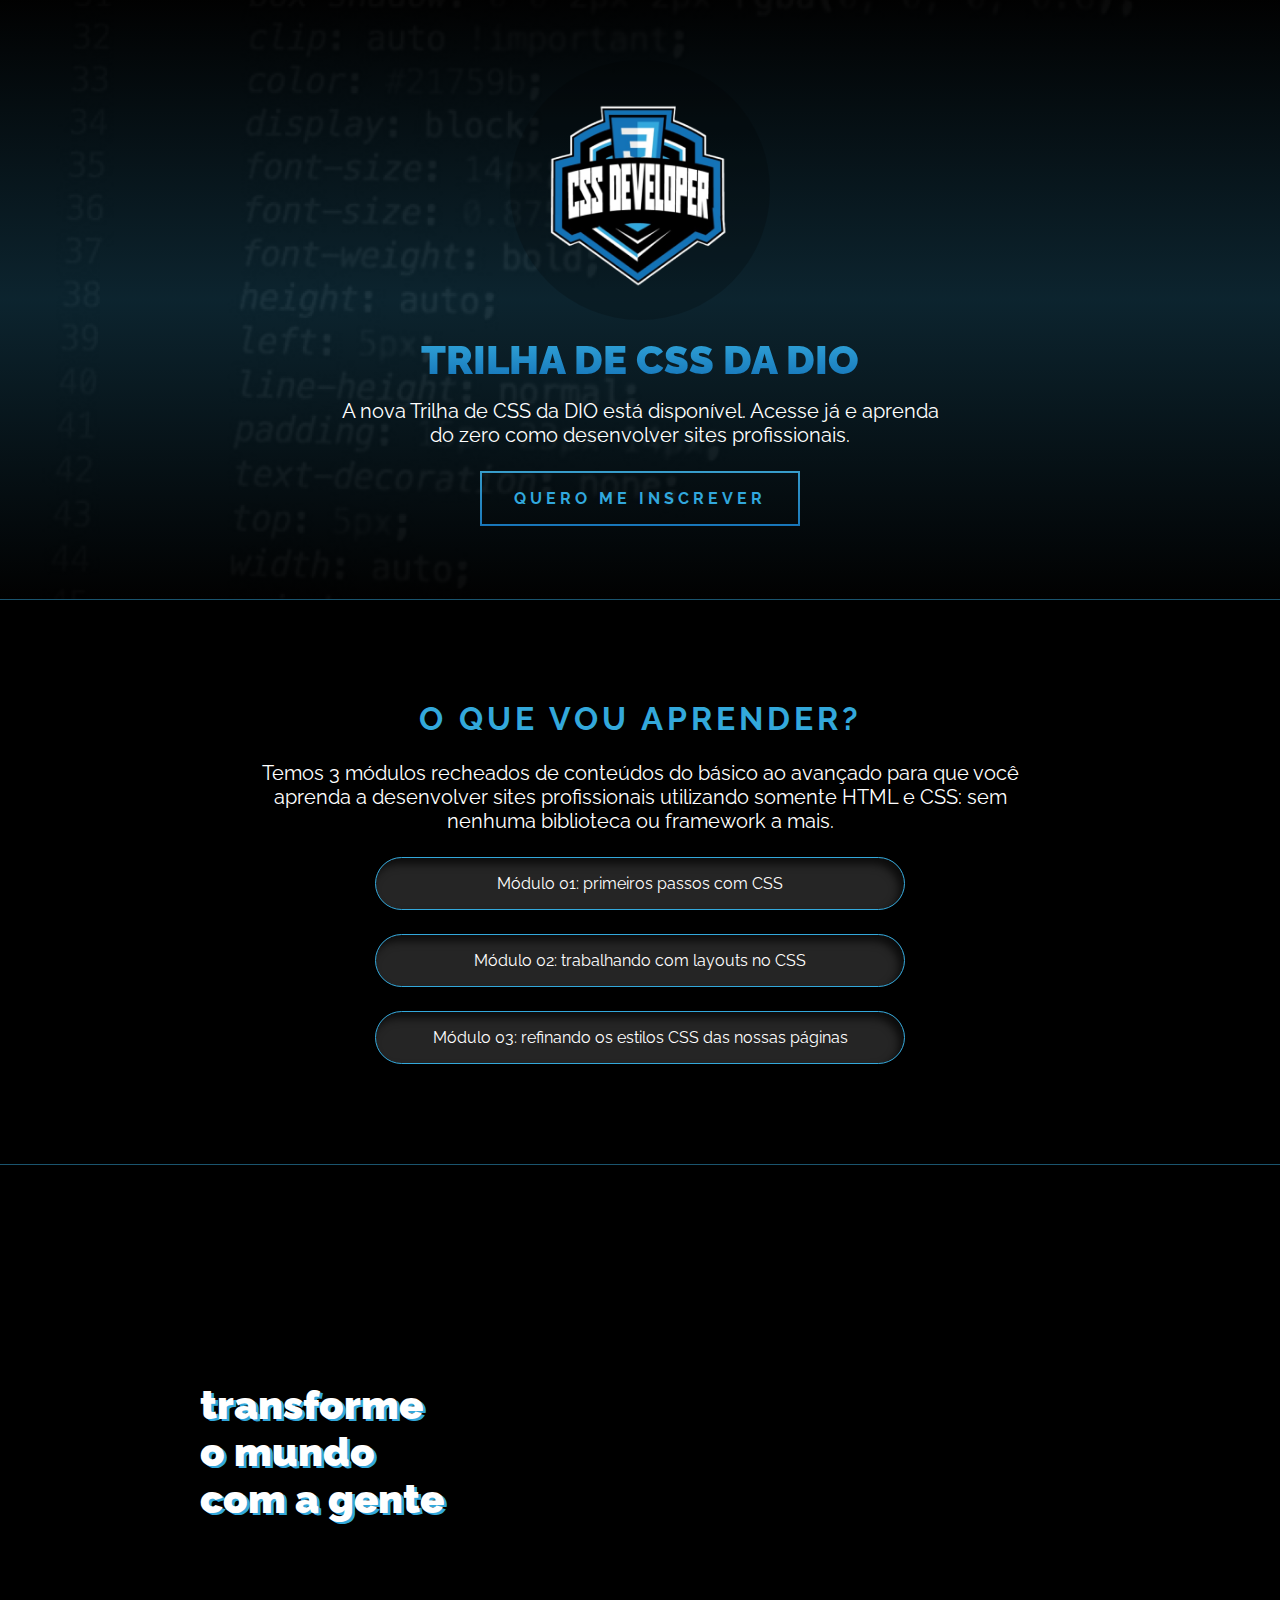
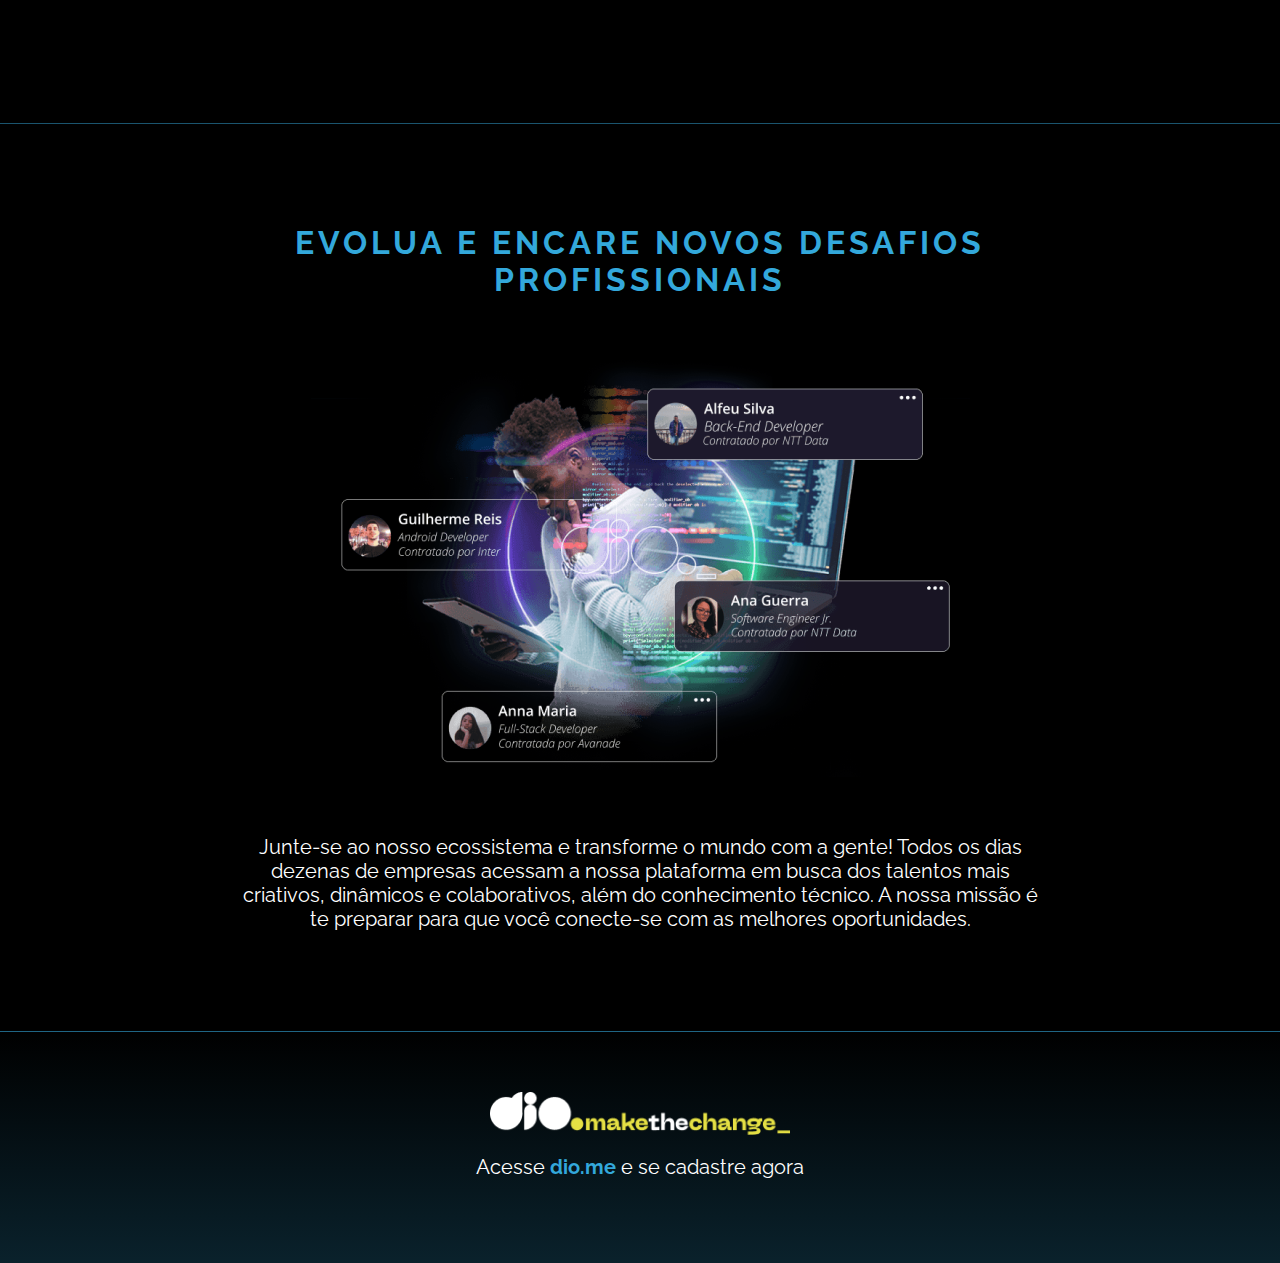
<file: index.html>
<!DOCTYPE html>
<html lang="en">
<head>
  <meta charset="UTF-8">
  <meta http-equiv="X-UA-Compatible" content="IE=edge">
  <meta name="viewport" content="width=device-width, initial-scale=1.0">
  <title>Trilha de CSS - DIO</title>
  <link rel="preconnect" href="https://fonts.googleapis.com">
  <link rel="preconnect" href="https://fonts.gstatic.com" crossorigin>
  <link href="https://fonts.googleapis.com/css2?family=Raleway:ital,wght@0,100..900;1,100..900&display=swap" rel="stylesheet">
  <link rel="stylesheet" href="estilo.css">
</head>
<body>
  <header class="banner">
    <div class="banner-content">
      <div class="logo">
        <img src="assets/images/logo.png" title="Logotipo Trilha de CSS DIO" alt="Logotipo Trilha de CSS DIO">
      </div>
      <h1>Trilha de CSS da DIO</h1>
      <p>A nova Trilha de CSS da DIO está disponível. Acesse já e aprenda do zero como desenvolver sites profissionais.</p>
      <button>Quero me inscrever</button>
    </div>
  </header>
  <main>
    <section id="course-content">
      <h2>O que vou aprender?</h2>
      <p>
        Temos 3 módulos recheados de conteúdos do básico ao avançado para que você aprenda a 
        desenvolver sites profissionais utilizando somente HTML e CSS: sem nenhuma biblioteca ou framework a mais.
      </p>
      <div class="modules-list">
        <div class="module">
          <span>Módulo 01:</span> primeiros passos com CSS
        </div>
        <div class="module">
          <span>Módulo 02:</span> trabalhando com layouts no CSS
        </div>
        <div class="module">
          <span>Módulo 03:</span> refinando os estilos CSS das nossas páginas
        </div>
      </div>
    </section>
    <section id="transform-world">
      <p>TRANSFORME O MUNDO COM A GENTE</p>
    </section>
    <section id="professional-challenges">
      <h2>Evolua e encare novos desafios profissionais</h2>
      <img src="assets/images/professional-challenges.png" title="Homem lendo depoimentos em um tablet" alt="Homem lendo depoimentos em um tablet">
      <p>
        Junte-se ao nosso ecossistema e transforme o mundo com a gente! Todos os dias dezenas de empresas 
        acessam a nossa plataforma em busca dos talentos mais criativos, dinâmicos e colaborativos, 
        além do conhecimento técnico. 
        A nossa missão é te preparar para que você conecte-se com as melhores oportunidades.
      </p>
    </section>
  </main>
  <footer>
    <img class="dio-logo" src="assets/images/dio-logo.png" title="Logotipo DIO com o texto make the change" alt="Logotipo DIO com o texto make the change">
    <p>Acesse <a href="https://dio.me">dio.me</a> e se cadastre agora</p>
  </footer>
</body>
</html>
</file>
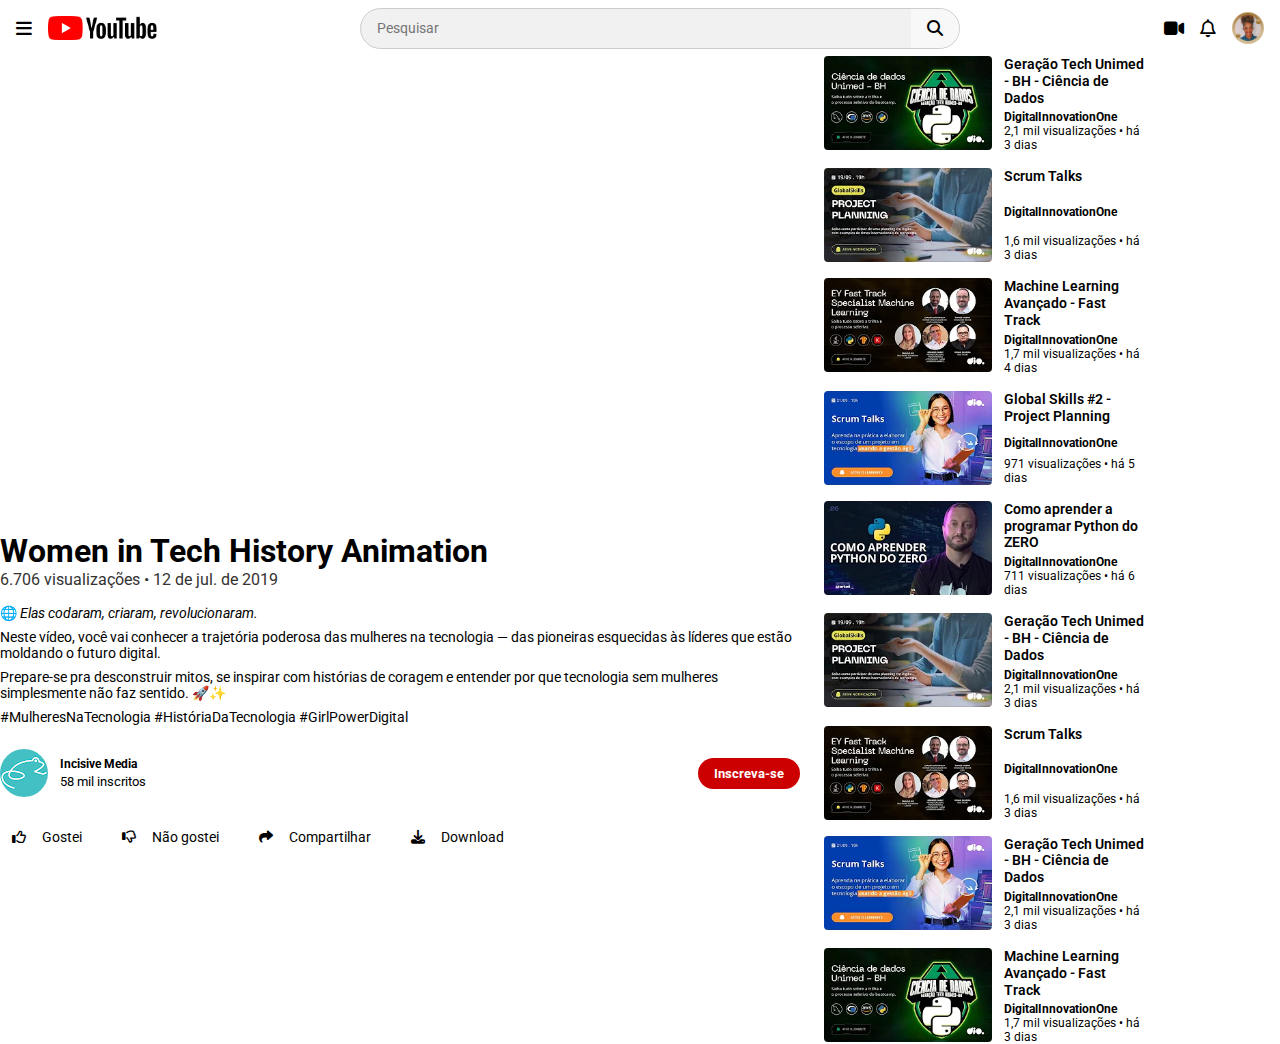
<file: trilha-css-desafio1-clone-pg-youtube/index.html>
<!DOCTYPE html>
<html lang="en">
<head>
    <meta charset="UTF-8">
    <meta name="viewport" content="width=device-width, initial-scale=1.0">
    <title>Desafio Clonando a Página do Youtube com CSS</title>
    <link rel="stylesheet" href="estilo.css">
    <link rel="preconnect" href="https://fonts.googleapis.com">
    <link rel="preconnect" href="https://fonts.gstatic.com" crossorigin>
    <link href="https://fonts.googleapis.com/css2?family=Roboto:ital,wght@0,100..900;1,100..900&display=swap" rel="stylesheet">
    <link rel="stylesheet" href="https://cdnjs.cloudflare.com/ajax/libs/font-awesome/6.7.2/css/all.min.css" integrity="sha512-Evv84Mr4kqVGRNSgIGL/F/aIDqQb7xQ2vcrdIwxfjThSH8CSR7PBEakCr51Ck+w+/U6swU2Im1vVX0SVk9ABhg==" crossorigin="anonymous" referrerpolicy="no-referrer" />
</head>
<body>
    <header class="top-navbar">
        <div class="left-section">
            <button class="menu-btn">
                <i class="fa-solid fa-bars"></i>
            </button>
            <img src="img/logo-youtube.png" alt="YouTube logo" class="logo">
        </div>

        <div class="search-section">
            <input type="text" placeholder="Pesquisar" class="search-input">
            <button class="search-btn">
                <i class="fa-solid fa-magnifying-glass"></i>
            </button>
        </div>
        <div class="right-section">
            <button class="icon-btn"><i class="fa-solid fa-video"></i></button>
            <button class="icon-btn"><i class="fa-regular fa-bell"></i></button>
            <img class="foto-perfil" src="img/Cris-profile (1).png" alt="Foto perfil">            
        </div>        
    </header>
    <main class="content-area">
        <section class="watch-video">
            <div class="video-container">
                <iframe width="560" height="315" src="https://www.youtube.com/embed/TeVENRDKCxA?si=jddiUGIr2OBe75i0" title="YouTube video player" frameborder="0" allow="accelerometer; autoplay; clipboard-write; encrypted-media; gyroscope; picture-in-picture; web-share" referrerpolicy="strict-origin-when-cross-origin" allowfullscreen></iframe>
            </div>
            <h1>Women in Tech History Animation</h1>
            <div class="video-stats">
                <span>6.706 visualizações • 12 de jul. de 2019</span>
            </div>
            <div class="video-description">
                <p>🌐 <em>Elas codaram, criaram, revolucionaram.</em></p>
                <p>Neste vídeo, você vai conhecer a trajetória poderosa das mulheres na tecnologia — das pioneiras esquecidas às líderes que estão moldando o futuro digital.</p>
                <p>Prepare-se pra desconstruir mitos, se inspirar com histórias de coragem e entender por que tecnologia sem mulheres simplesmente não faz sentido. 🚀✨</p>
                <p>#MulheresNaTecnologia #HistóriaDaTecnologia #GirlPowerDigital</p>
            </div>
            <div class="channel-section">
                <div class="channel-info">
                    <img src="img/media-logo.jpg" alt="Avatar do canal Incisive Media" class="channel-avatar">
                    <div class="channel-details">
                        <p class="channel-name">Incisive Media</p>
                        <span class="subscriber-count">58 mil inscritos</span>
                    </div>
                </div>
                <div class="subscribe-button">
                    <button type="button">Inscreva-se</button>
                </div>
            </div>
            
            <div class="video-actions">
                <button type="button" class="action-button">
                    <i class="fa-regular fa-thumbs-up"></i>
                    <span>Gostei</span>
                </button>

                <button type="button" class="action-button">
                    <i class="fa-regular fa-thumbs-down"></i>
                    <span>Não gostei</span>
                </button>

                <button type="button" class="action-button">
                    <i class="fa-solid fa-share"></i>
                    <span>Compartilhar</span>
                </button>

                <button type="button" class="action-button">
                    <i class="fa-solid fa-download"></i>
                    <span>Download</span>
                </button>
            </div>
        </section>
        <aside class="sidebar">
            <article class="video-card">
                <img src="img/thumb1.png" alt="Thumb do vídeo">
                <div class="video-info">
                    <h4>Geração Tech Unimed - BH - Ciência de Dados</h4>
                    <p class="channel-name">DigitalInnovationOne</p>
                    <p class="views-date">2,1 mil visualizações • há 3 dias</p>
                </div>
            </article>
            <article class="video-card">
                <img src="img/thumb2.png" alt="Thumb do vídeo">
                <div class="video-info">
                    <h4>Scrum Talks</h4>
                    <p class="channel-name">DigitalInnovationOne</p>
                    <p class="views-date">1,6 mil visualizações • há 3 dias</p>
                </div>
            </article>
            <article class="video-card">
                <img src="img/thumb3.png" alt="Thumb do vídeo">
                <div class="video-info">
                    <h4>Machine Learning Avançado - Fast Track</h4>
                    <p class="channel-name">DigitalInnovationOne</p>
                    <p class="views-date">1,7 mil visualizações • há 4 dias</p>
                </div>
            </article>
            <article class="video-card">
                <img src="img/thumb4.png" alt="Thumb do vídeo">
                <div class="video-info">
                    <h4>Global Skills #2 - Project Planning</h4>
                    <p class="channel-name">DigitalInnovationOne</p>
                    <p class="views-date">971 visualizações • há 5 dias</p>
                </div>
            </article>
            <article class="video-card">
                <img src="img/thumb5.png" alt="Thumb do vídeo">
                <div class="video-info">
                    <h4>Como aprender a programar Python do ZERO</h4>
                    <p class="channel-name">DigitalInnovationOne</p>
                    <p class="views-date">711 visualizações • há 6 dias</p>
                </div>
            </article>
            <article class="video-card">
                <img src="img/thumb6.png" alt="Thumb do vídeo">
                <div class="video-info">
                    <h4>Geração Tech Unimed - BH - Ciência de Dados</h4>
                    <p class="channel-name">DigitalInnovationOne</p>
                    <p class="views-date">2,1 mil visualizações • há 3 dias</p>
                </div>
            </article>
            <article class="video-card">
                <img src="img/thumb7.png" alt="Thumb do vídeo">
                <div class="video-info">
                    <h4>Scrum Talks</h4>
                    <p class="channel-name">DigitalInnovationOne</p>
                    <p class="views-date">1,6 mil visualizações • há 3 dias</p>
                </div>
            </article>
            <article class="video-card">
                <img src="img/thumb8.png" alt="Thumb do vídeo">
                <div class="video-info">
                    <h4>Geração Tech Unimed - BH - Ciência de Dados</h4>
                    <p class="channel-name">DigitalInnovationOne</p>
                    <p class="views-date">2,1 mil visualizações • há 3 dias</p>
                </div>
            </article>
            <article class="video-card">
                <img src="img/thumb1.png" alt="Thumb do vídeo">
                <div class="video-info">
                    <h4>Machine Learning Avançado - Fast Track</h4>
                    <p class="channel-name">DigitalInnovationOne</p>
                    <p class="views-date">1,7 mil visualizações • há 3 dias</p>
                </div>
            </article>
        </aside>

    </main>
    


    
    
</body>
</html>
</file>
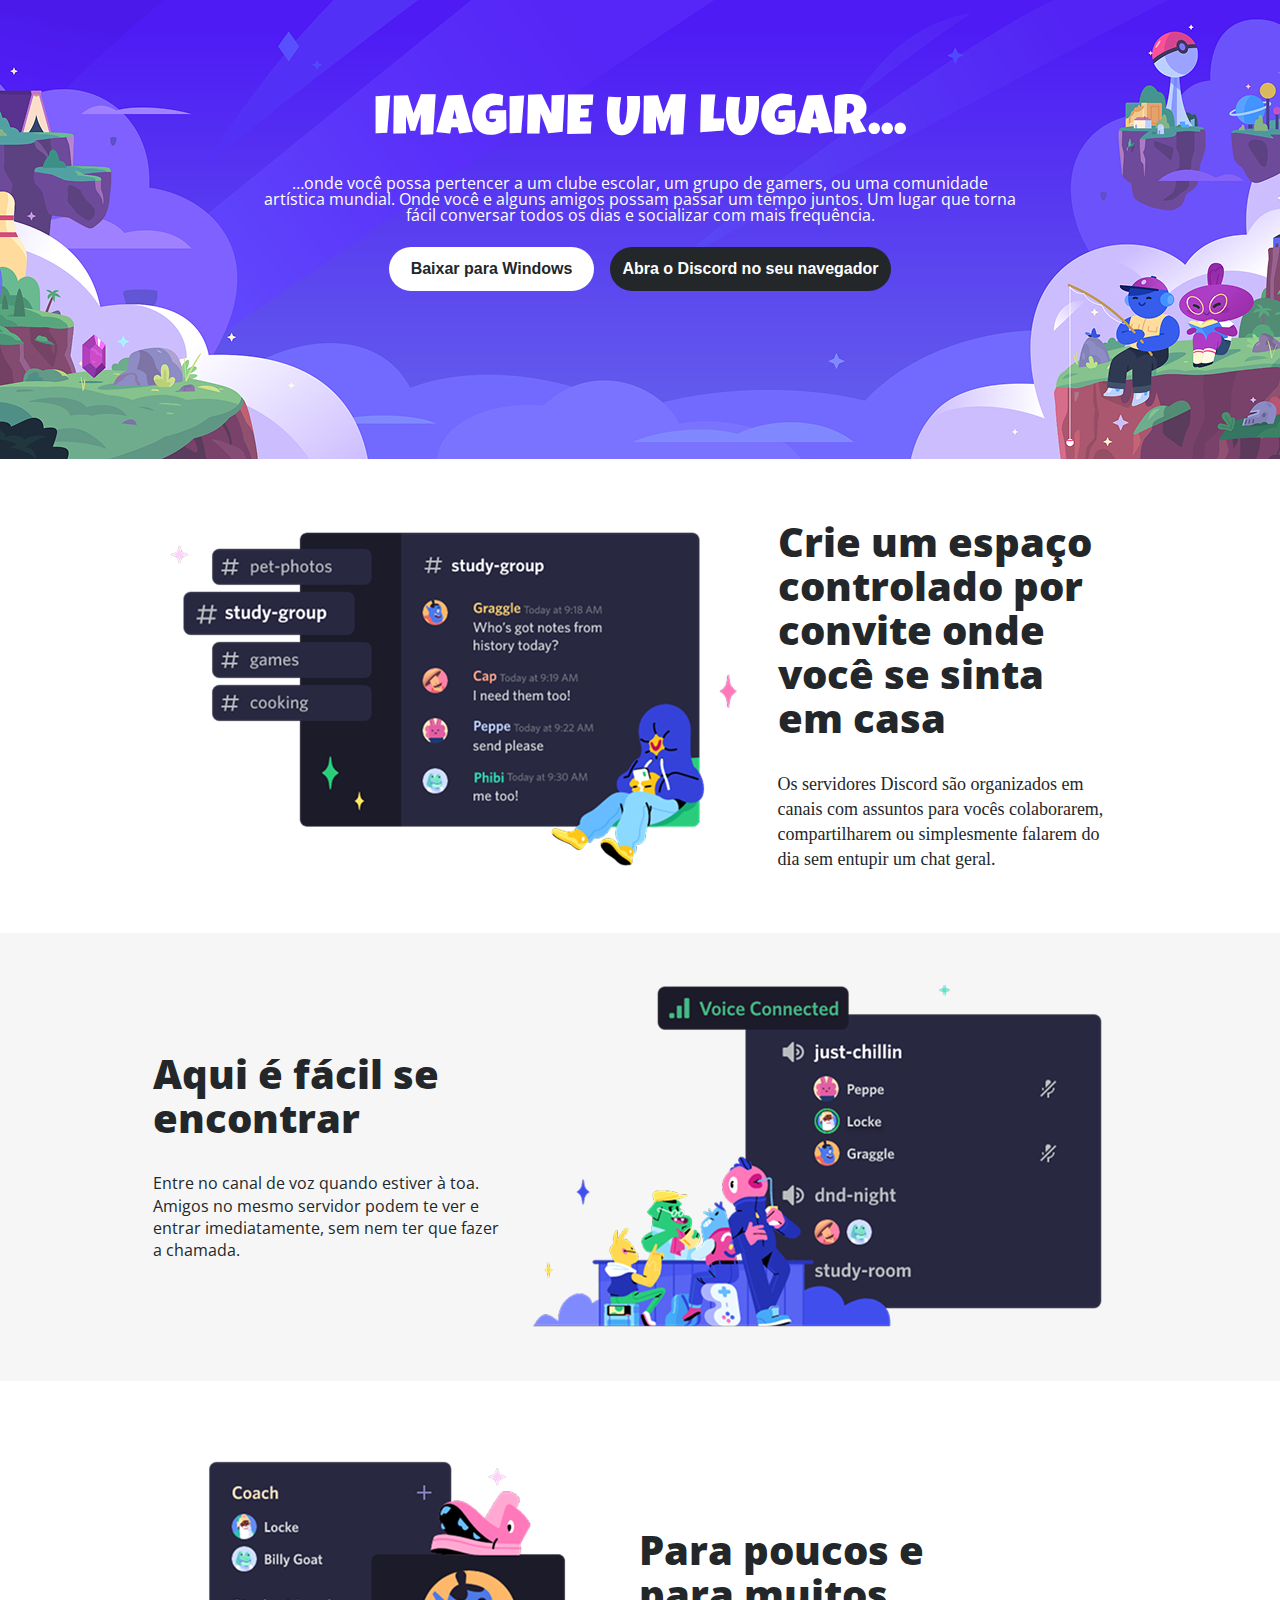
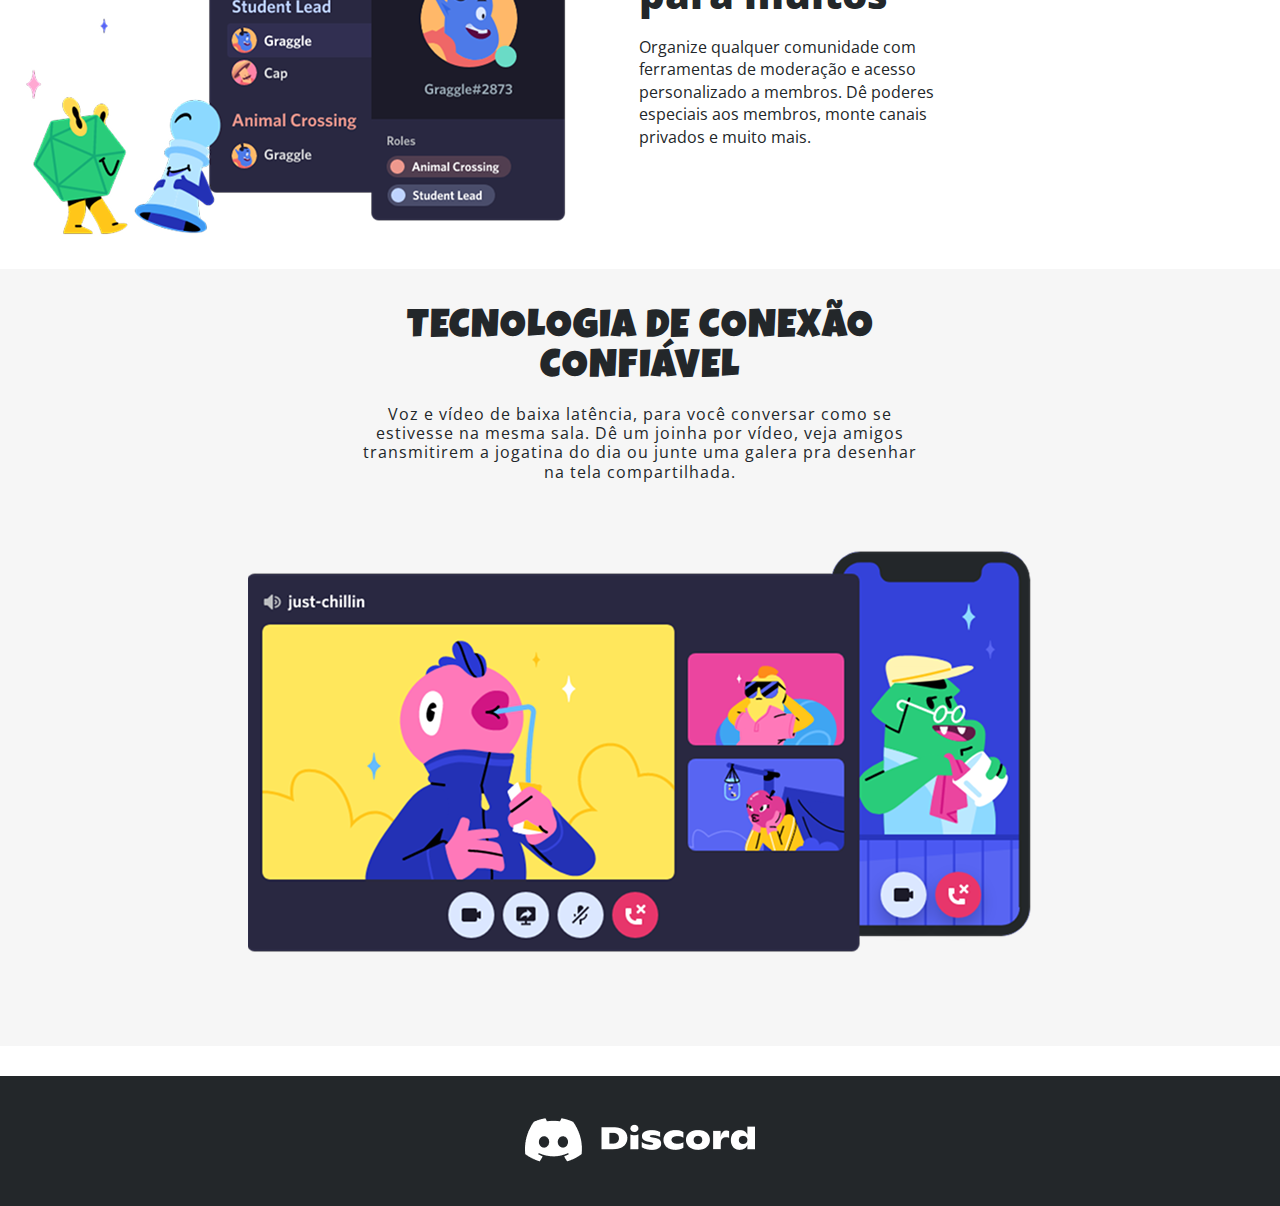
<file: trilha-css-desafio2-responsividade/index.html>
<!DOCTYPE html>
<html lang="pt-br">
<head>
    <meta charset="UTF-8">
    <meta name="viewport" content="width=device-width, initial-scale=1.0">
    <title>Desafio Responsividade</title>
    <link rel="stylesheet" href="estilo.css">
</head>
<body>
    <header>
        <div class="header-content">
            <h1>IMAGINE UM LUGAR...</h1>
            <p>…onde você possa pertencer a um clube escolar, um grupo de gamers, ou uma comunidade artística mundial. Onde você e alguns amigos possam passar um tempo juntos. Um lugar que torna fácil conversar todos os dias e socializar com mais frequência.</p>
            <div class="buttons">
                <button class="btn btn-primary">Baixar para Windows</button>
                <button class="btn btn-secondary">Abra o Discord no seu navegador</button>
            </div>            
        </div>       
        
    </header>
    <section>
        <div class="section1">
            <div class="section-image">
                <img src="images/Section Image.png" alt="section image">
            </div>
            
            <div class="section-text">
                <h2>Crie um espaço controlado por convite onde você se sinta em casa</h2>
                <p>Os servidores Discord são organizados em canais com assuntos para vocês colaborarem, compartilharem ou simplesmente falarem do dia sem entupir um chat geral.</p>
            </div>
        </div>
        <div class="section2">
            <div class="section-text2">
                <h2>Aqui é fácil se encontrar</h2>
                <p>Entre no canal de voz quando estiver à toa. Amigos no mesmo servidor podem te ver e entrar imediatamente, sem nem ter que fazer a chamada.</p>
            </div>
            <div class="section-image">
                <img src="images/Section Image (1).png" alt="section image 1">
            </div>
        </div>
        <div class="section3">
            <div class="section-image">
                <img src="images/Section Image (2).png" alt="section image 2">
            </div>
            <div class="section-text3">
                <h2>Para poucos e para muitos</h2>
                <p>Organize qualquer comunidade com ferramentas de moderação e acesso personalizado a membros. Dê poderes especiais aos membros, monte canais privados e muito mais.</p>
            </div>
        </div>
        <div class="section4">
            <div class="section-text4">
                <h2>TECNOLOGIA DE CONEXÃO CONFIÁVEL</h2>
                <p>Voz e vídeo de baixa latência, para você conversar como se estivesse na mesma sala. Dê um joinha por vídeo, veja amigos transmitirem a jogatina do dia ou junte uma galera pra desenhar na tela compartilhada.</p>
            </div>
            <div class="section-image4">
                <img src="images/Section Image (3).png" alt="section image 3">
            </div>
        </div>
    </section>
    <footer class="footer">
        <div class="footer-content">
            <img src="images/svgexport-Discord.png" alt="Discord">            
        </div>
    </footer>       
    
    
</body>
</html>
</file>
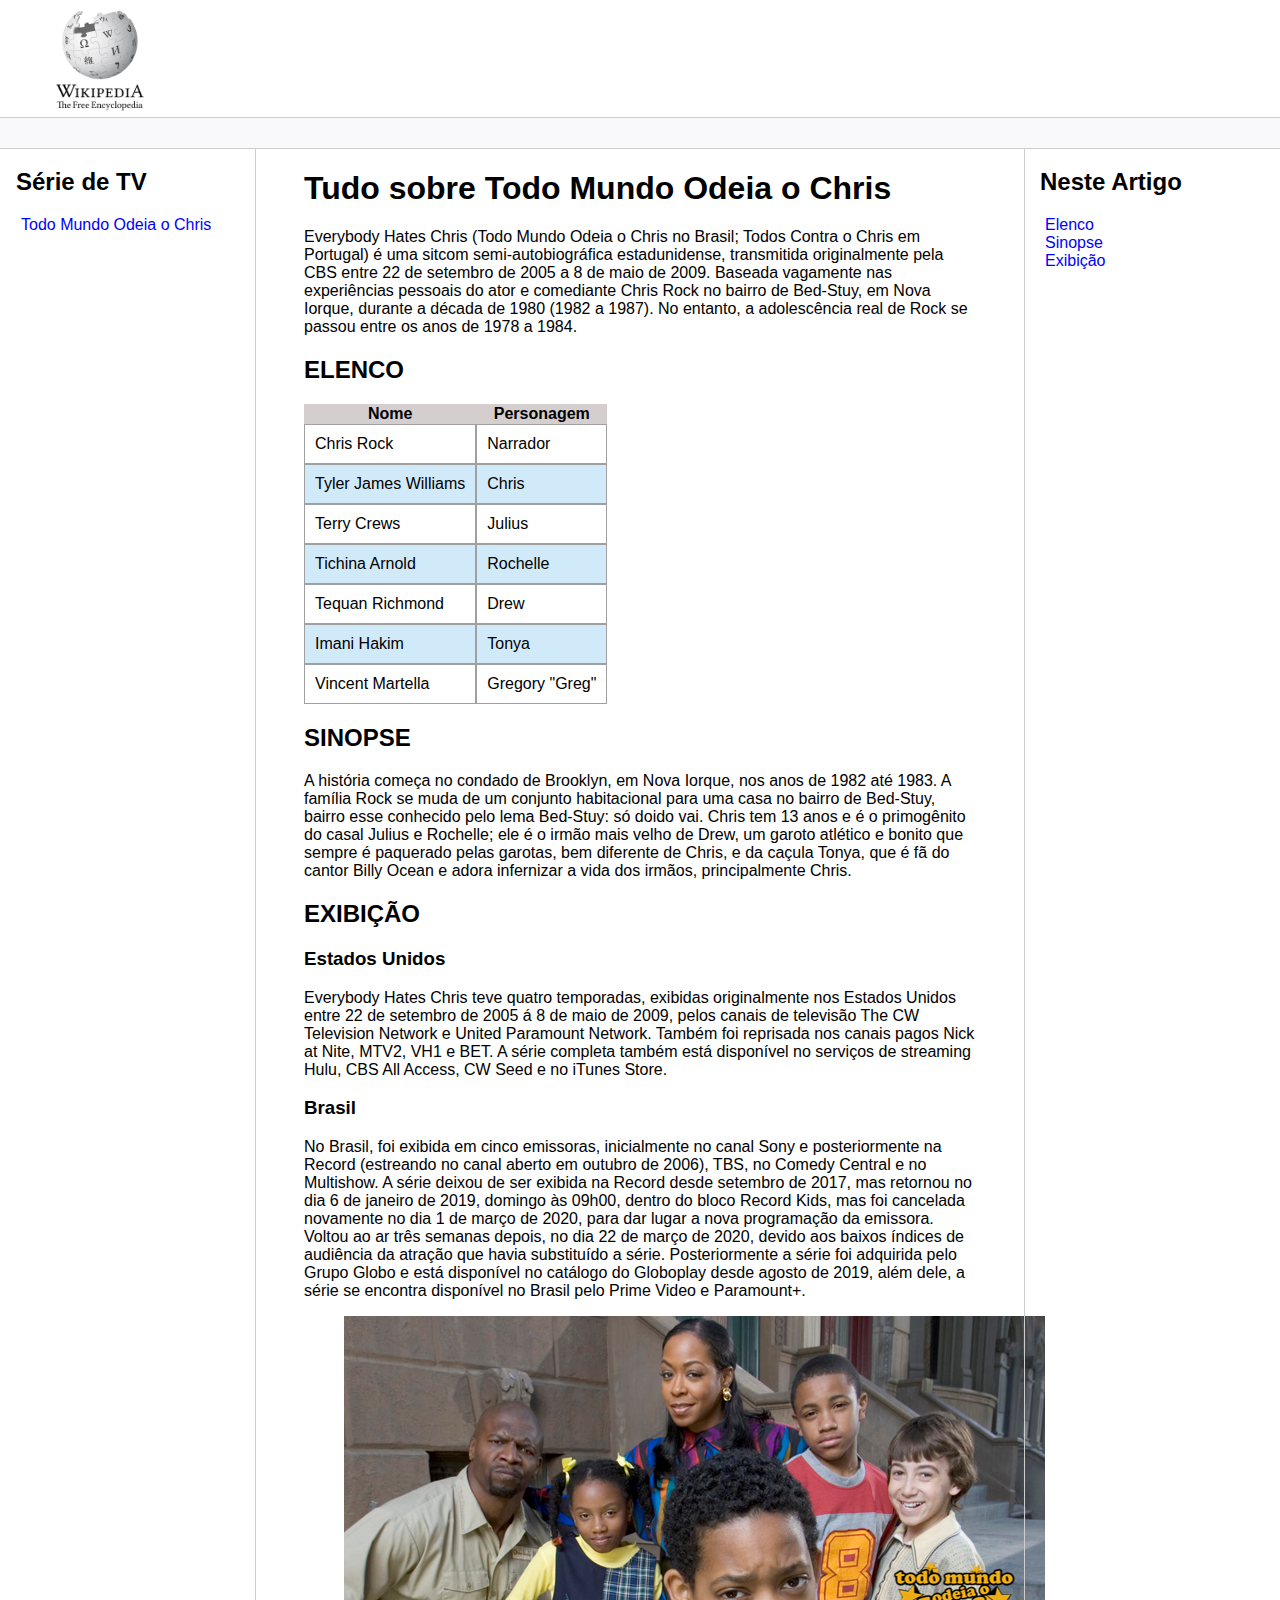
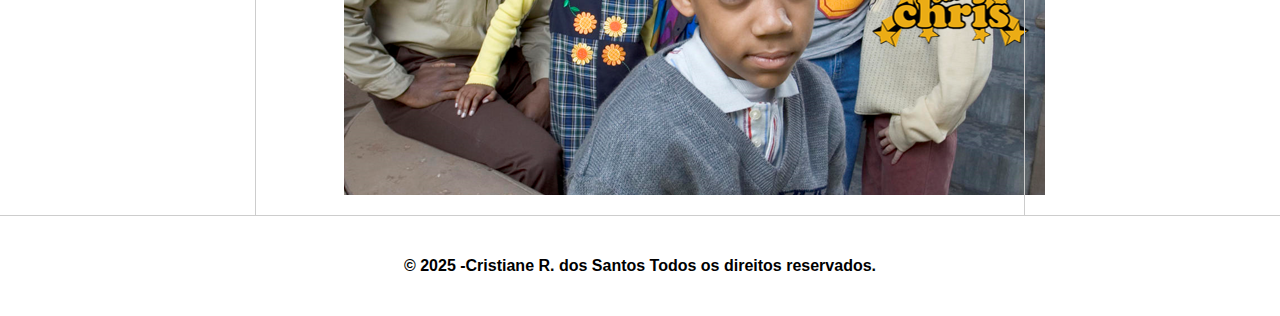
<file: trilha-html-modulo-3-desafio2/index.html>
<!DOCTYPE html>
<html lang="pt-br">
<head>
    <meta charset="UTF-8">
    <meta http-equiv="X-UA-Compatible" content="IE=edge">
    <meta name="viewport" content="width=device-width, initial-scale=1.0">
    <title>Página Principal</title>
    <link rel="stylesheet" href="assets/css/style.css">
</head>
<body>
    <header>
        <div>   
            <div class="logo">
                <img src="assets/images/Wikipedia-Logo.png" width="200"/>
            </div>
        </div>
    </header>
    
    <div class="bar"></div>

    <main class="content">
            <aside class="sidebar">
                <h2>Série de TV</h2>
                <ul>
                    <li><a href="https://pt.wikipedia.org/wiki/Everybody_Hates_Chris#" target="_blank">Todo Mundo Odeia o Chris</a></li>
                </ul>
            </aside>
        <section class="main">
            <h1>Tudo sobre Todo Mundo Odeia o Chris</h1>
            <p>Everybody Hates Chris (Todo Mundo Odeia o Chris no Brasil; Todos Contra o Chris em Portugal) é uma sitcom semi-autobiográfica estadunidense, transmitida originalmente pela CBS entre 22 de setembro de 2005 a 8 de maio de 2009. Baseada vagamente nas experiências pessoais do ator e comediante Chris Rock no bairro de Bed-Stuy, em Nova Iorque, durante a década de 1980 (1982 a 1987). No entanto, a adolescência real de Rock se passou entre os anos de 1978 a 1984.</p>

            <h2 id="elenco">ELENCO</h2>
                <table class="tabela" cellspacing="0">
                    <thead>
                        <tr>
                            <th>Nome</th>
                            <th>Personagem</th>
                       
                        </tr>
                    </thead>
                    <tbody>
                        <tr>
                            <td>Chris Rock</td>
                            <td>Narrador</td>
                        </tr>
                        <tr>
                            <td>Tyler James Williams</td>
                            <td>Chris</td>
                        </tr>
                        <tr>
                            <td>Terry Crews</td>
                            <td>Julius</td>
                        </tr>
                        <tr>
                            <td>Tichina Arnold</td>
                            <td>Rochelle</td>
                        </tr>
                        <tr>
                            <td>Tequan Richmond</td>
                            <td>Drew</td>
                        </tr>
                        <tr>
                            <td>Imani Hakim</td>
                            <td>Tonya</td>
                        </tr>
                        <tr>
                            <td>Vincent Martella</td>
                            <td>Gregory "Greg"</td>
                        </tr>
                    </tbody>                    
                </table> 
            
                <h2 id="sinopse">SINOPSE</h2>
                <p>A história começa no condado de Brooklyn, em Nova Iorque, nos anos de 1982 até 1983. A família Rock se muda de um conjunto habitacional para uma casa no bairro de Bed-Stuy, bairro esse conhecido pelo lema Bed-Stuy: só doido vai. Chris tem 13 anos e é o primogênito do casal Julius e Rochelle; ele é o irmão mais velho de Drew, um garoto atlético e bonito que sempre é paquerado pelas garotas, bem diferente de Chris, e da caçula Tonya, que é fã do cantor Billy Ocean e adora infernizar a vida dos irmãos, principalmente Chris.</p>

                <h2 id="exibicao">EXIBIÇÃO</h2>
                <h3>Estados Unidos</h3>
                <p>Everybody Hates Chris teve quatro temporadas, exibidas originalmente nos Estados Unidos entre 22 de setembro de 2005 á 8 de maio de 2009, pelos canais de televisão The CW Television Network e United Paramount Network. Também foi reprisada nos canais pagos Nick at Nite, MTV2, VH1 e BET. A série completa também está disponível no serviços de streaming Hulu, CBS All Access, CW Seed e no iTunes Store.</p>

                <h3>Brasil</h3>
                <p>No Brasil, foi exibida em cinco emissoras, inicialmente no canal Sony e posteriormente na Record (estreando no canal aberto em outubro de 2006), TBS, no Comedy Central e no Multishow. A série deixou de ser exibida na Record desde setembro de 2017, mas retornou no dia 6 de janeiro de 2019, domingo às 09h00, dentro do bloco Record Kids, mas foi cancelada novamente no dia 1 de março de 2020, para dar lugar a nova programação da emissora. Voltou ao ar três semanas depois, no dia 22 de março de 2020, devido aos baixos índices de audiência da atração que havia substituído a série. Posteriormente a série foi adquirida pelo Grupo Globo e está disponível no catálogo do Globoplay desde agosto de 2019, além dele, a série se encontra disponível no Brasil pelo Prime Video e Paramount+.</p>

                <figure>
                    <img src="assets/images/todo-mundo-odeia-o-chris.png" alt="Personagens da série Todo Mundo Odeia o Cris">
                </figure>
        </section>
            <aside class="anchors">
                <h2>Neste Artigo</h2>
                <ul>
                    <li><a href="#elenco">Elenco</a></li>
                    <li><a href="#sinopse">Sinopse</a></li>
                    <li><a href="#exibicao">Exibição</a></li>
                </ul>
            </aside>   

    </main>
        <footer>
            <p>&copy; 2025 -Cristiane R. dos Santos Todos os direitos reservados.</p>
        </footer>
      
     
</body>
</html>
</file>
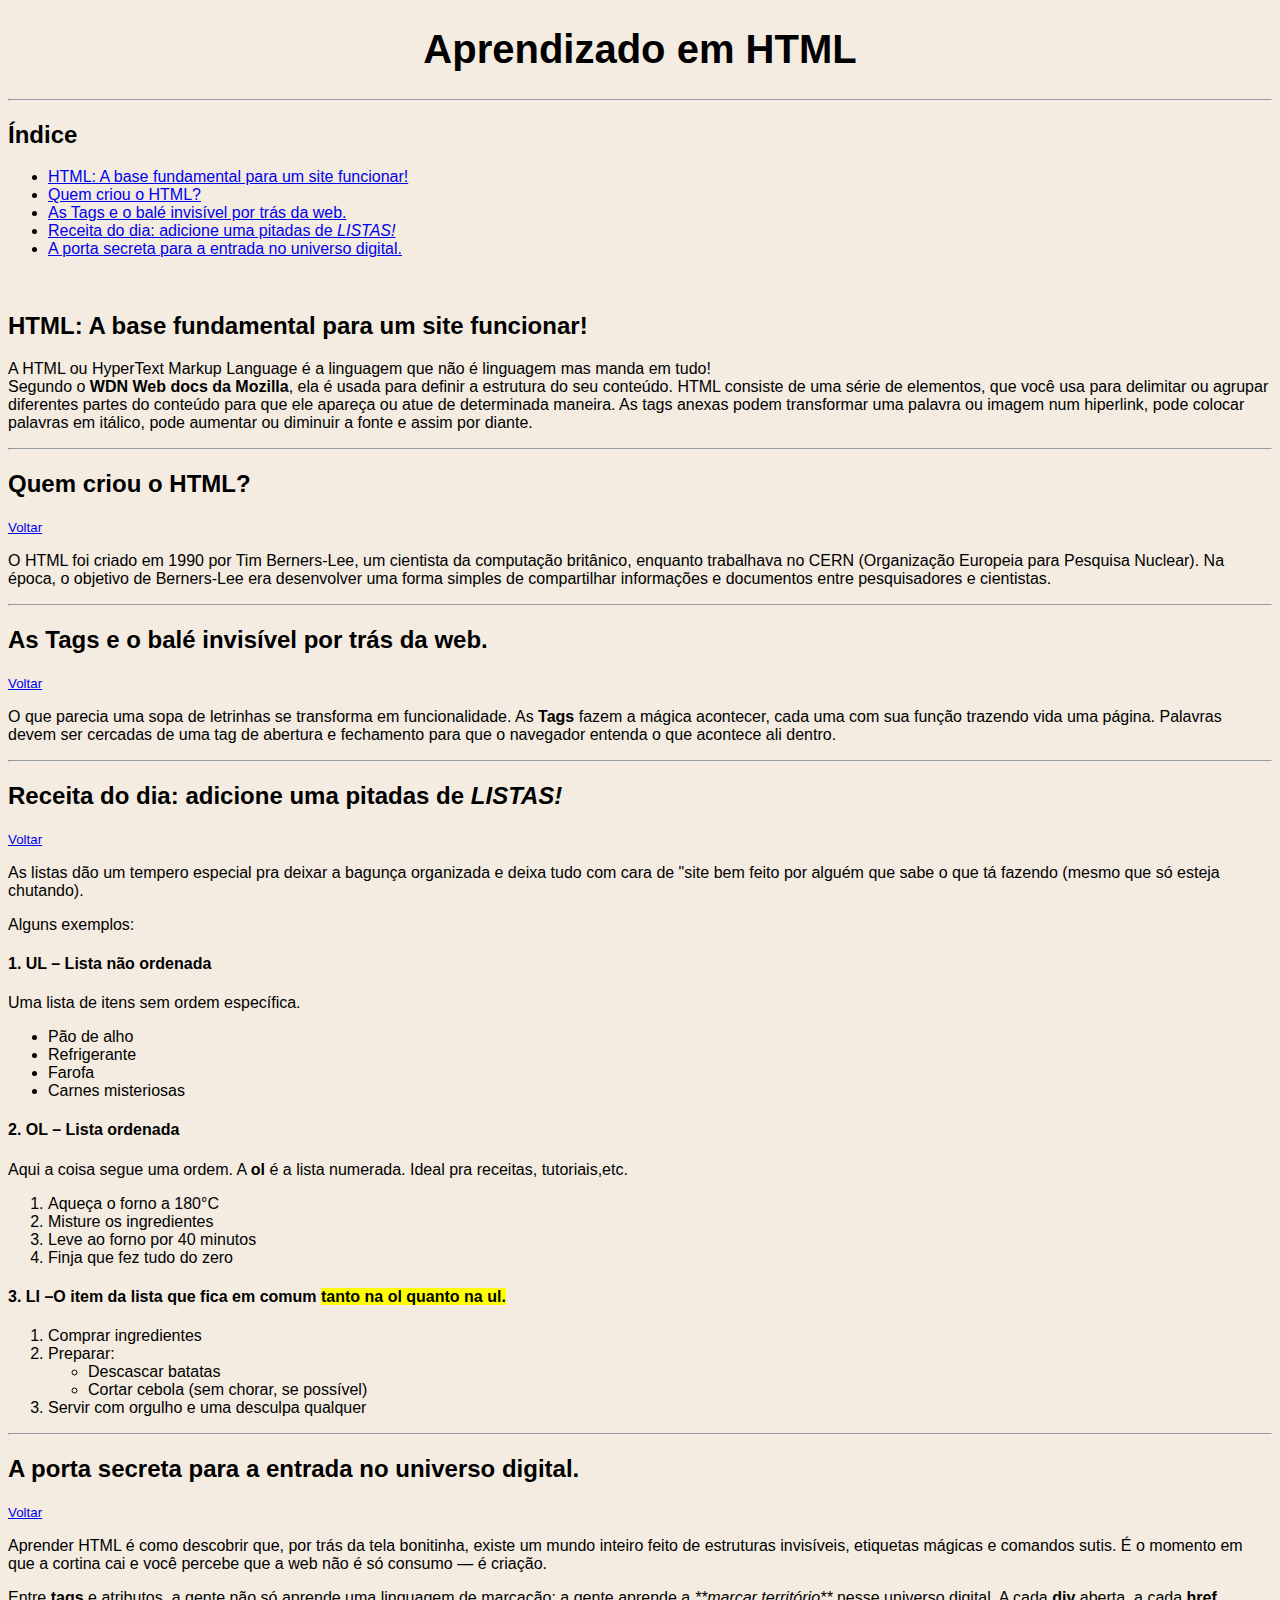
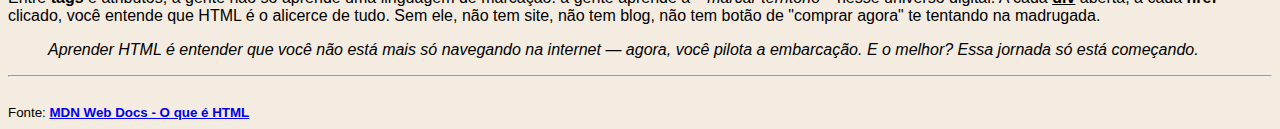
<file: desafio.html>
<!DOCTYPE html>
<html lang="en">
<head>
    <meta charset="UTF-8">
    <meta name="viewport" content="width=device-width, initial-scale=1.0">
    <style>
        body {
            background-color: rgb(244, 236, 225);
            font-family: Arial, Helvetica, sans-serif;
        }
        h1 {
            text-align: center;
            font-size: 40px;
        }
        .title {
            font-family: 'Trebuchet MS', 'Lucida Sans Unicode', 'Lucida Grande', 'Lucida Sans', Arial, sans-serif;
        }

    </style>
    <title>Desafio: Primeira página com HTML básico</title>   
    
</head>
<body>
    <h1 class="title" id="inicio">Aprendizado em HTML</h1> 
      
    <hr>
    <h2 class="title">Índice</h2>
    <ul>
        <li><a href="#a base">HTML: A base fundamental para um site funcionar!</a></li>
        <li><a href="#criacao">Quem criou o HTML?</a></li>
        <li><a href="#as tags">As Tags e o balé invisível por trás da web.</a></li>
        <li><a href="#listas">Receita do dia: adicione uma pitadas de <i>LISTAS!</i></a></li>
        <li><a href="#universo digital">A porta secreta para a entrada no universo digital.</a></li>
        
    </ul>
    <br>
    <h2 id="a base">HTML: A base fundamental para um site funcionar!</h2>
    
    <p>A HTML ou HyperText Markup Language é a linguagem que não é linguagem mas manda em tudo!<br> Segundo o <strong>WDN Web docs da Mozilla</strong>, ela é usada para definir a estrutura do seu conteúdo. HTML consiste de uma série de elementos, que você usa para delimitar ou agrupar diferentes partes do conteúdo para que ele apareça ou atue de determinada maneira. As tags anexas podem transformar uma palavra ou imagem num hiperlink, pode colocar palavras em itálico, pode aumentar ou diminuir a fonte e assim por diante.</p>
    <hr>
    <h2 id="criacao">Quem criou o HTML?</h2>
    <small><a href="#inicio">Voltar</a></small> 
    <p>O HTML foi criado em 1990 por Tim Berners-Lee, um cientista da computação britânico, enquanto trabalhava no CERN (Organização Europeia para Pesquisa Nuclear). Na época, o objetivo de Berners-Lee era desenvolver uma forma simples de compartilhar informações e documentos entre pesquisadores e cientistas.</p>
    <hr>

    <h2 id="as tags">As Tags e o balé invisível por trás da web.</h2>
    <small><a href="#inicio">Voltar</a></small> 
    <p>O que parecia uma sopa de letrinhas se transforma em funcionalidade. As <strong>Tags</strong> fazem a mágica acontecer, cada uma com sua função trazendo vida uma página. Palavras devem ser cercadas de uma tag de abertura e fechamento para que o navegador entenda o que acontece ali dentro.</p>
    <hr>

    <h2 id="listas">Receita do dia: adicione uma pitadas de <i>LISTAS!</i></h2>
    <small><a href="#inicio">Voltar</a></small> 
    <p>As listas dão um tempero especial pra deixar a bagunça organizada e deixa tudo com cara de "site bem feito por alguém que sabe o que tá fazendo (mesmo que só esteja chutando).</p>
    <p>Alguns exemplos:</p>
    <h4 class="title">1. UL – Lista não ordenada</h4>
    <p>Uma lista de itens sem ordem específica. </p>
        <ul>
            <li>Pão de alho</li>
            <li>Refrigerante</li>
            <li>Farofa</li>
            <li>Carnes misteriosas</li>
        </ul>
    <h4 class="title">2. OL – Lista ordenada</h4>
    <p>Aqui a coisa segue uma ordem. A <strong>ol</strong> é a lista numerada. Ideal pra receitas, tutoriais,etc.</p>
        <ol>
            <li>Aqueça o forno a 180°C</li>
            <li>Misture os ingredientes</li>
            <li>Leve ao forno por 40 minutos</li>
            <li>Finja que fez tudo do zero</li>
        </ol>
    <h4 class="title">3. LI –O item da lista que fica em comum <mark>tanto na ol quanto na ul.</mark></h4>
    <ol>
        <li>Comprar ingredientes</li>
        <li>Preparar:
            <ul>
                <li>Descascar batatas</li>
                <li>Cortar cebola (sem chorar, se possível)</li>
            </ul>
        </li>
        <li>Servir com orgulho e uma desculpa qualquer</li>
    </ol>
    <hr>

    <h2 id="universo digital">A porta secreta para a entrada no universo digital.</h2>
    <small><a href="#inicio">Voltar</a></small> 
    <p>Aprender HTML é como descobrir que, por trás da tela bonitinha, existe um mundo inteiro feito de estruturas invisíveis, etiquetas mágicas e comandos sutis. É o momento em que a cortina cai e você percebe que a web não é só consumo — é criação.
    <p>Entre <strong>tags</strong> e atributos, a gente não só aprende uma linguagem de marcação: a gente aprende a <i>**marcar território**</i> nesse universo digital. A cada <strong><u>div</u></strong> aberta, a cada <strong>href</strong> clicado, você entende que HTML é o alicerce de tudo. Sem ele, não tem site, não tem blog, não tem botão de "comprar agora" te tentando na madrugada.</p>
    <blockquote>
        <i>Aprender HTML é entender que você não está mais só navegando na internet — agora, você pilota a embarcação.    
        E o melhor? Essa jornada só está começando.</i>
    </blockquote>
    <hr>
    <br>
    <small>Fonte: <a href="https://developer.mozilla.org/pt-BR/docs/Learn_web_development/Getting_started/Your_first_website/Creating_the_content" target="_blank"><strong>MDN Web Docs - O que é HTML</strong></a></small>
    <br>

   
</body>
</html>
</file>
<file: estilo.css>
@import url('https://fonts.googleapis.com/css2?family=Raleway:ital,wght@0,100..900;1,100..900&display=swap');

* {
    font-family: "Raleway", sans-serif;
    margin: 0;
    box-sizing: border-box;
}

body {
    background-color: #000;
}

.banner {    
    background-image: linear-gradient(rgba(0, 0, 0, .6), rgba(49, 168, 221, .2), rgba(0, 0, 0, .6)), url(assets/images/banner.png);
    background-size: cover;
    background-repeat: no-repeat;
    height: 600px;
    padding-top: 60px;
    border-bottom: 1px solid #33A8DB80;
}

.banner-content {
    color: #fff;
    width: 600px;
    margin: auto;
    text-align: center;

}

 .logo {
    background-color: rgba(0, 0, 0, .2);
    height: 260px;
    width: 260px;
    margin: auto;
    border-radius: 50%;
    padding: 16px;
    margin-bottom: 16px;
}

.logo img {
    margin: auto;
    width: 100%;
    height: 100%;
    object-fit: contain;
}

h1 {
    font-size: 2.5rem;
    font-weight: 900;
    text-transform: uppercase;
    color: transparent;
    background: -webkit-linear-gradient(#33A8DB, #1472B7);
    background-clip: text;    
}

p {
    font-size: 1.25rem;
    margin: 16px 0 24px;
}

button {
    color: #31A8DD;
    font-size: 1rem;
    font-weight: bold;
    padding: 16px 32px;
    text-transform: uppercase;
    letter-spacing: 4px;
    background-color: transparent;
    border-image: linear-gradient(#3BA1CD, #1572B7);
    border-image-slice: 10;
    border-radius: 30px;
}

#course-content {
    width: 800px;
    text-align: center;    
}

section {
    margin: 100px auto;
}

h2 {
    font-size: 2rem;
    color: #33A8DB;
    font-weight: bold;
    letter-spacing: 4px;
    text-transform: uppercase;
    margin-bottom: 24px;
}

p{
    color: #fff;
}

.modules-list{
    margin: 24px 0;
}

.module {
    color: #fff;
    width: 530px;
    margin: 0 auto 24px;
    border: 1px solid #33A8DB;
    background-color: #252525;
    padding: 16px;
    border-radius: 100px;
    box-shadow: inset -5px 6px 8px rgba(0, 0, 0, .7);
}

#transform-world {
    height: 560px;
    background-size: cover;
    background-image: url(assets/images/black-woman-code.png);
    background-attachment: fixed;
    border-top: 1px solid #33A8DB80;
    border-bottom: 1px solid #33A8DB80;
    padding: 200px;
}

#transform-world p {
    font-weight: 900;
    font-size: 2.5rem;
    text-transform: lowercase;
    max-width: 250px;
    text-shadow: 3px 2px #33A8DB;
}

#professional-challenges {
    text-align: center;
    width: 800px;
}

#professional-challenges img {
    margin: 32px 0;
}

footer {
    padding: 60px 0;
    text-align: center;
    background-image: linear-gradient(rgba(50, 168, 219, .0), rgba(50, 168, 219, .2));
    border-top: 1px solid #33A8DB80;
}

footer .dio-logo {
    width: 300px;
}

footer a {
    color: #33A8DB;
    font-weight: bold;
    text-decoration: none;

}
</file>
<file: trilha-css-desafio1-clone-pg-youtube/estilo.css>
* {
    font-family: Roboto, Arial;
    margin: 0;
    padding: 0;
    box-sizing: border-box;
}


.top-navbar{
    display: flex;
    justify-content: space-between;
    height: 56px;
    align-items: center;
    background-color: #FFFFFF;
    padding: 10px 16px;
    color: white;
    position: fixed;
    top: 0;
    left: 0;
    right: 0;
    z-index: 1000;
}

.left-section,
.right-section {
    display: flex;
    align-items: center;
    gap: 16px;
}

.logo{
    height: 24px;   
}

.menu-btn,
.icon-btn {
    background: none;
    border: #ccc;
    color: black;
    font-size: 18px;
    cursor: pointer;
}

.search-section{
    display: flex;
    align-items: center;
    background-color: #f1f1f1;
    border: 1px solid #ccc;
    border-radius: 24px;
    overflow: hidden;
    max-width: 600px;
    width: 100%;
    
}

.search-input {
  flex: 1;
  padding: 10px 16px;
  border: none;
  outline: none;
  background-color: transparent;
  font-size: 14px;
}

.search-btn {
    background-color: #f8f8f8;
    border-left: 1px solid #afadad;
    padding: 10px 16px;
    border: none;
    cursor: pointer;
    font-size: 16px;
}

.foto-perfil {
    width: 32px;
    height: 32px;
    border-radius: 50%;
    object-fit: cover;
}

.content-area {
    display: flex;
    align-items: flex-start;
    gap: 24px;
    max-width: 1280px;
    margin: 0 auto;
    padding-top: 56px;
}

.watch-video {
    flex: 1;
    max-width: 800px;
    font-family: Arial, Helvetica, sans-serif;
}

.video-container {
    position: relative;
    padding-bottom: 57%;
    height: 0;
    overflow: hidden;
    margin-bottom: 20px;
}

.video-container iframe {
    position: absolute;
    top: 0;
    left: 0;
    width: 100%;
    height: 100%;
}

.video-stats{
    color: #343232;
    margin-bottom: 16px;
}

.video-description p {
    margin-bottom: 8px;
    font-size: 14px;
}

.channel-section{
    display: flex;
    justify-content: space-between;
    align-items: center;
    flex-wrap: wrap;
    margin: 24px 0;
    gap: 16px;
}

.channel-info {
    display: flex;
    align-items: center;
    gap: 12px;
}

.channel-avatar {
    width: 48px;
    height: 48px;
    border-radius: 50%;
}

.channel-name{
    font-weight: bold;
    font-size: 16px;
    margin: 0;
}

.subscriber-count {
  font-size: 13px;
  color: #000;
}

.subscribe-button {
    margin-left: 20px;
}

.subscribe-button button {
    background-color: #c00;
    color: #fff;
    padding: 8px 16px;
    border: none;
    border-radius: 20px;
    cursor: pointer;
    font-weight: bold;
}

.video-actions{
    display: flex;
    gap: 16px;    
}

.action-button {
    background: none;
    border: none;
    color: #000;
    cursor: pointer;
    display: flex;
    align-items: center;
    gap: 16px;
    font-size: 14px;
    padding: 8px 12px;
    border-radius: 8px;
}

.action-button:hover{
    background-color: #a4a2a2;
}

.sidebar{
    width: 320px;
    display: flex;
    flex-direction: column;
    gap: 16px;
    overflow-y: auto;
    
}

.video-card {
    display: flex;
    gap: 12px;
    cursor: pointer;
}

.video-card img {
    width: 168px;
    height: 94px;
    object-fit: cover;
    border-radius: 4px;
}

.video-info{
    display: flex;
    flex-direction: column;
    justify-content: space-between;
    font-size: 14px;
    color: #000;
}

.video-info h4 {
    font-size: 14px;
    font-weight: 600;
    margin: 0 0 4px;
    line-height: 1.2;
}

.channel-name,
.views-date {
  font-size: 12px;
  color: #000;
  margin: 0;
}
</file>
<file: trilha-css-desafio2-responsividade/estilo.css>
@import url('https://fonts.googleapis.com/css2?family=Luckiest+Guy&family=Open+Sans:ital,wght@0,300..800;1,300..800&display=swap');

/* font-family: "Luckiest Guy", cursive; 
                "Open Sans", sans-serif; */

*{
    margin: 0;
    border: 0;
    box-sizing: border-box;
}

header {
    width: 100%;
    height: 459px;
    background-image: url(images/Header\ Background.png);
    background-repeat: no-repeat;
    background-size: cover;
    background-position: center;
    position: relative;
    display: flex;   
    justify-content: center;
    align-items: center;    
}


.header-content {
    width: 757px;
    height: 270px;
    display: flex;
    flex-direction: column;
    align-items: center;
    text-align: center;    
    gap: 24px;
}

.header-content h1 {
    font-family: "Luckiest Guy", cursive;
    font-weight: 400;
    font-style: normal;
    font-size: 56px;
    color: #FFFFFF;
    line-height: 100%;
    letter-spacing: 1px;
    align-items: center;
}

.header-content p {
    font-family: "Open Sans", sans-serif;
    font-weight: 400;
    font-size: 16px;
    line-height: 100%;
    text-align: center;
    color: #FFFFFF;
}

.buttons {
    display: flex;
    align-items: center;
    flex-direction: row;
    gap: 16px;  
}

.btn {
    max-width: 500px;
    height: 44px;
    display: flex;
    justify-content: center;
    align-items: center;
    font-size: 16px;
    font-weight: bolder;
    border: none;
    cursor: pointer;
}

.btn-primary {
    width: 205px;
    height: 44px;
    border-radius: 28px;
    background: #FFFFFF;
    color: #23272A;
}

.btn-secondary {
    width: 281px;
    height: 44px;
    border-radius: 28px;
    color: #FFFFFF;
    background: #23272A;
}

.section1 {
    max-width: 971px;
    width: 100%;
    height: 394px;
    margin: 40px auto;
    display: flex;
    gap: 16px;
    opacity: 1;
    align-items: center;
}

.section-image img {
    width: 607px;
    height: 394px;
    opacity: 1;
}

.section-text {
    max-width: 348px;
    width: 100%;
    display: flex;
    flex-direction: column;
    justify-content: center;
    gap: 16px;
    opacity: 1;
    color: #23272A;

}

.section-text h2 {
    font-family: "Open Sans", sans-serif;
    font-weight: 800;
    font-size: 40px;
    max-width: 329px;
    line-height: 1.1;
    letter-spacing: 0;
    color: #23272A;
    margin-bottom: 16px;    
}

.section-text p {
    max-width: 348px;
    width: 100%;
    font-weight: 400;
    font-size: 18px;
    line-height: 1.4;
    letter-spacing: 0;
    color: #23272A;
}

.section2 {
    max-width: 1280px;
    width: 100%;
    height: 448px;
    margin: 40px auto;
    display: flex;
    gap: 16px;
    align-items: center;
    justify-content: center;
    background: #F6F6F6;
    padding: 40px 24px;

}

.section-text2 {
    max-width: 351px;
    width: 100%;
    display: flex;
    flex-direction: column;
    justify-content: center;
    gap: 16px;
    opacity: 1;
    color: #23272A;
}

.section-text2 h2 {
    font-family: "Open Sans", sans-serif;
    font-weight: 800;
    font-size: 40px;
    max-width: 329px;
    line-height: 1.1;
    letter-spacing: 0;
    color: #23272A;
    margin-bottom: 16px;  
}

.section-text2 p {
  font-family: "Open Sans", sans-serif;
  font-weight: 400;
  font-size: 16px;
  line-height: 1.4;
  max-width: 348px;
  color: #23272A;
}

.section3 {
    max-width: 1280px;
    width: 100%;
    padding: 0 16px;
    margin: 0 auto;
    height: 448px;
    display: flex;
    align-items: center;
    gap: 16px;
}

.section-text3 {
    width: 351px;
    height: 234px;
    opacity: 1;
}

.section-text3 h2 {
    width: 329px;
    height: 108px;
    opacity: 1;
    font-family: "Open Sans", sans-serif;
    font-weight: 800;
    font-size: 40px;
    line-height: 1.1;
    color: #23272A;    
}

.section-text3 p {
    font-family: "Open Sans", sans-serif;font-weight: 400;
    font-size: 16px;
    line-height: 1.4;
    max-width: 348px;
    color: #23272A;

}

.section4 {
    max-width: 1280px;
    width: 100%;
    height: auto;
    display: flex;
    flex-direction: column;
    gap: 16px;
    padding: 40px 0;
    margin: 0 auto;
    background: #F6F6F6;
}

.section-text4 {
    max-width: 608px;
    width: 100%;
    display: flex;
    flex-direction: column;
    align-items: center;
    padding: 0 20px;
    gap: 16px;
    margin: 0 auto;
    text-align: center;
}


.section-text4 h2 {
    max-width: 608px;
    font-family: "Luckiest Guy", cursive;
    font-weight: 400;
    font-size: 40px;
    color: #23272A;
    line-height: 1;
    letter-spacing: 1px;
    text-align: center;
    margin: 0 auto;
}

.section-text4 p {
    max-width: 802px;
    font-family: "Open Sans", sans-serif;
    font-weight: 400;
    font-size: 16px;
    line-height: 1.2;
    letter-spacing: 1px;
    color: #23272A;
    text-align: center;
    margin: 0 auto;
}

.section-image4 {
    max-width: 784px;
    width: 100%;
    height: 508px;
    margin: 0 auto;
    display: block;  
}

.footer {
  margin-top: 30px;
  background-color: #23272A;
  height: 130px;
  display: flex;
  justify-content: center;
  align-items: center;
}

.footer-content {
  display: flex;
  align-items: center;
  gap: 11px;
  color: white;
  font-weight: bold;
  font-size: 1.2rem;
}

/* --------MEDIA QUERIES RESPONSIVIDADE------- */

@media screen and (max-width: 600px){
    header {
        height: 250px;
        padding: 10px 15px;
    }

    .header-content {
        width: 100%;
        height: auto;
        margin-top: 15px;
        padding: 0 15px;
        gap: 10px;
    }

    .header-content h1 {
        font-size: 32px;
    }

    .header-content p {
        font-size: 14px;
    }

    .buttons {
        flex-direction: column;
        gap: 10px;
    }

    .btn-primary, .btn-secondary {
        width: 100%;
        max-width: 300px;
    }

    .section1 {
        width: 100%;
        height: auto;
        margin-top: 20px;
        gap: 15px;
        padding: 20px 15px;
        flex-direction: column;
        align-items: center;
    }

    .section-image img {
        max-width: 100%; 
        height: auto;
        display: block; 
        margin-left: auto;
        margin-right: auto;
    }

    .section-text h2 {
        width: 100%;
        max-width: none;
        gap: 10px;
    }

    .section-text p {
        font-family: "Open Sans", sans-serif;
        width: 100%;
        height: auto;
        font-size: 15px;
        line-height: 1.5;
        text-align: center;
        max-width: none;
    }

    .section2, .section3 {
        flex-direction: column;
        height: auto;
        padding: 20px 15px;
        margin: 20px auto;
    } 

    .section-text2, .section-text3 {
        width: 100%;
        max-width: none;
        margin-bottom: 15px;
    }

    .section-text2 p, .section-text3 p {
        font-size: 15px;
        max-width: none;
    }

    .section4 {
        width: 100%;
        height: auto;
        padding: 20px 15px;
        gap: 15px;
    }

    .section-text4 {
        width: 100%;
        padding: 0 15px;
        gap: 10px;
        max-width: none;
    }

    .section-text4 h2 {
        font-size: 28px;
        max-width: none;        
    }

    .section-text4 p {
        font-size: 15px;
        max-width: none;        
    }

    .section-image4 img {
        width: 100%;
        height: auto;
        max-width: 100%;
        margin: 0 auto;
        
    }

    .footer {
        height: auto; 
        padding: 15px 10px; 
        flex-direction: column; 
        gap: 10px; 
    }
    
    .footer-content {
        flex-direction: column; 
        text-align: center;
    }
}
</file>
<file: trilha-html-modulo-3-desafio2/assets/css/style.css>
body, html {
    margin: 0;
    padding: 0;
    font-family: 'Segoe UI', Tahoma, Geneva, Verdana, sans-serif;
}


ul { 
    list-style: none; 
    padding-left: 5px; }

a { 
    color:blue; 
    text-decoration: none;}

.bar {
    background-color: #f9f9fb;
    padding:15px;
    border-top: solid 1px #cdcdcd;
    border-bottom: solid 1px #cdcdcd;
}

.tabela th{
    background-color: rgb(212, 206, 206);
}

tabela tr, td{
    padding: 10px;
    text-align: left;
    border: 1px solid rgb(160 160 160);
}

tr:nth-child(even) td{
    background-color: rgb(209, 234, 250);
}


.content {
    max-width: 1440px;
    margin: auto;
    grid-gap: 3rem;
    display: grid;
    gap: 3rem;
    grid-template-areas: "sidebar main anchors";
    grid-template-columns: minmax(0,15rem) minmax(0,2.5fr) minmax(0,15rem);
    padding-left: 1rem;
    padding-right: 1rem;
}

footer {
    min-height: 100px;
    border-top: solid 1px #cdcdcd;    
    display: flex;
    justify-content: center;  
    align-items: center;      
    text-align: center;   
    font-weight: bold;   
}

.anchors {
    border-left: solid 1px #cdcdcd;
    padding-left: 15px;
}
.sidebar {
    border-right: solid 1px #cdcdcd;
}
figure {
    text-align: center;
}
</file>
